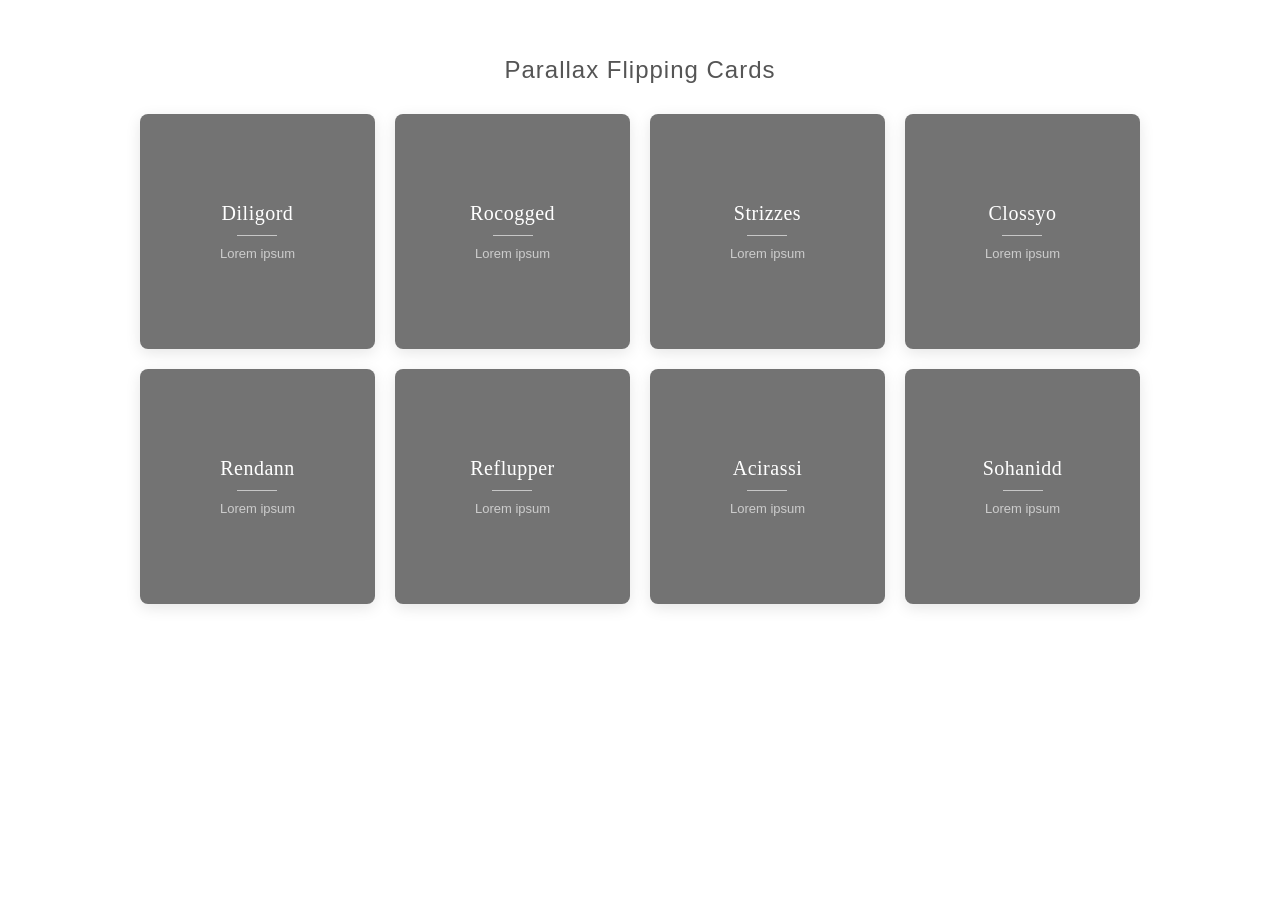
<file: карточки/index.html>
<!DOCTYPE html>
<html lang="ru">
<head>
    <meta charset="UTF-8">
    <meta name="viewport" content="width=device-width, initial-scale=1.0">
    <title>Parallax Flipping Cards</title>
    <link rel="stylesheet" href="style.css">
</head>
<body>
    <h1>Parallax Flipping Cards</h1>
    <div class="card-grid">
        <div class="card-container">
            <div class="card-flipper">
                <div class="card-front" style="background-image: url('https://picsum.photos');">
                    <div class="card-content">
                        <h2 class="card-title">Diligord</h2>
                        <p class="card-subtitle">Lorem ipsum</p>
                    </div>
                </div>
                <div class="card-back">
                    <p>Дополнительное описание для Diligord.</p>
                </div>
            </div>
        </div>
        <div class="card-container">
            <div class="card-flipper">
                <div class="card-front" style="background-image: url('https://picsum.photos');">
                    <div class="card-content">
                        <h2 class="card-title">Rocogged</h2>
                        <p class="card-subtitle">Lorem ipsum</p>
                    </div>
                </div>
                <div class="card-back">
                    <p>Дополнительное описание для Rocogged.</p>
                </div>
            </div>
        </div>
        <div class="card-container">
            <div class="card-flipper">
                <div class="card-front" style="background-image: url('https://picsum.photos');">
                    <div class="card-content">
                        <h2 class="card-title">Strizzes</h2>
                        <p class="card-subtitle">Lorem ipsum</p>
                    </div>
                </div>
                <div class="card-back">
                    <p>Дополнительное описание для Strizzes.</p>
                </div>
            </div>
        </div>
        <div class="card-container">
            <div class="card-flipper">
                <div class="card-front" style="background-image: url('https://picsum.photos');">
                    <div class="card-content">
                        <h2 class="card-title">Clossyo</h2>
                        <p class="card-subtitle">Lorem ipsum</p>
                    </div>
                </div>
                <div class="card-back">
                    <p>Дополнительное описание для Clossyo.</p>
                </div>
            </div>
        </div>
        <div class="card-container">
            <div class="card-flipper">
                <div class="card-front" style="background-image: url('https://picsum.photos');">
                    <div class="card-content">
                        <h2 class="card-title">Rendann</h2>
                        <p class="card-subtitle">Lorem ipsum</p>
                    </div>
                </div>
                <div class="card-back">
                    <p>Дополнительное описание для Rendann.</p>
                </div>
            </div>
        </div>
        <div class="card-container">
            <div class="card-flipper">
                <div class="card-front" style="background-image: url('https://picsum.photos');">
                    <div class="card-content">
                        <h2 class="card-title">Reflupper</h2>
                        <p class="card-subtitle">Lorem ipsum</p>
                    </div>
                </div>
                <div class="card-back">
                    <p>Дополнительное описание для Reflupper.</p>
                </div>
            </div>
        </div>
        <div class="card-container">
            <div class="card-flipper">
                <div class="card-front" style="background-image: url('https://picsum.photos');">
                    <div class="card-content">
                        <h2 class="card-title">Acirassi</h2>
                        <p class="card-subtitle">Lorem ipsum</p>
                    </div>
                </div>
                <div class="card-back">
                    <p>Дополнительное описание для Acirassi.</p>
                </div>
            </div>
        </div>
        <div class="card-container">
            <div class="card-flipper">
                <div class="card-front" style="background-image: url('https://picsum.photos');">
                    <div class="card-content">
                        <h2 class="card-title">Sohanidd</h2>
                        <p class="card-subtitle">Lorem ipsum</p>
                    </div>
                </div>
                <div class="card-back">
                    <p>Дополнительное описание для Sohanidd.</p>
                </div>
            </div>
        </div>
    </div>
    <script src="script.js"></script>
</body>
</html>
</file>
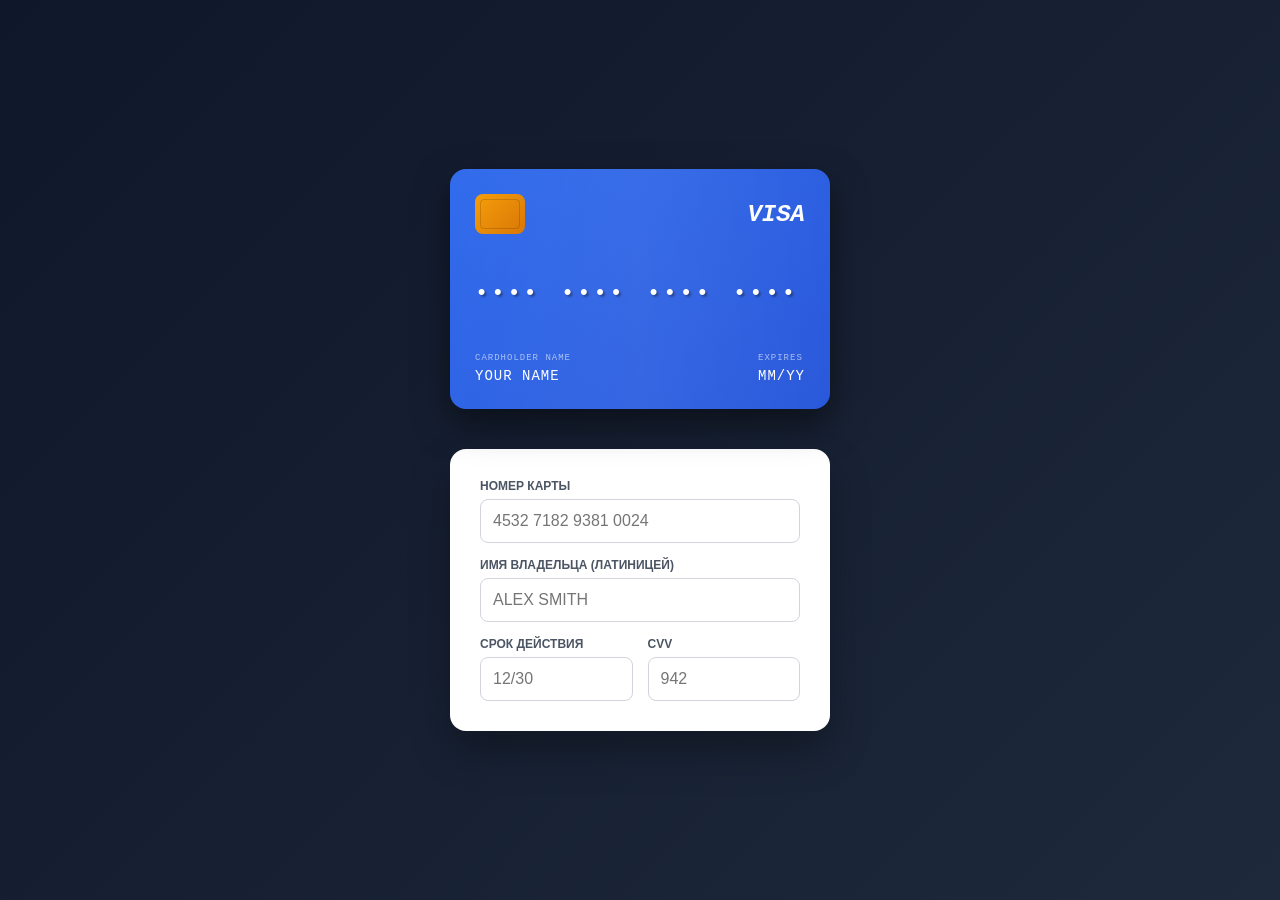
<file: оплата/index.html>
<!DOCTYPE html>
<html lang="ru">
<head>
    <meta charset="UTF-8">
    <meta name="viewport" content="width=device-width, initial-scale=1.0">
    <title>3D Пластиковая Карта</title>
    <link rel="stylesheet" href="style.css">
</head>
<body>
    <div class="wrapper">
        <div class="card-container" onclick="flipCard()">
            <div class="card" id="plasticCard">
                <div class="card-front">
                    <div class="logo-row">
                        <div class="chip"></div>
                        <div class="card-type">VISA</div>
                    </div>
                    <div class="card-number" id="view-number">•••• •••• •••• ••••</div>
                    <div class="card-holder">
                        <div>
                            <div class="label">Cardholder Name</div>
                            <div id="view-name">YOUR NAME</div>
                        </div>
                        <div>
                            <div class="label">Expires</div>
                            <div id="view-expiry">MM/YY</div>
                        </div>
                    </div>
                </div>
                <div class="card-back">
                    <div class="magnetic-stripe"></div>
                    <div class="signature-cvv-row">
                        <div class="label" style="text-align: right; margin-right: 45px;">CVV2</div>
                        <div class="signature-zone">
                            <span class="cvv-box" id="view-cvv">•••</span>
                        </div>
                    </div>
                    <div class="back-info">
                        <p>Данная карта является собственностью банка-эмитента. Использование карты регулируется условиями банковского договора.</p>
                    </div>
                </div>

            </div>
        </div>
        <form class="card-form" onsubmit="event.preventDefault();">
            <div class="input-group">
                <label>Номер карты</label>
                <input type="text" id="input-number" placeholder="4532 7182 9381 0024" maxlength="19">
            </div>
            
            <div class="input-group">
                <label>Имя владельца (латиницей)</label>
                <input type="text" id="input-name" placeholder="ALEX SMITH" style="text-transform: uppercase;">
            </div>

            <div class="row">
                <div class="input-group">
                    <label>Срок действия</label>
                    <input type="text" id="input-expiry" placeholder="12/30" maxlength="5">
                </div>
                <div class="input-group">
                    <label>CVV</label>
                    <input type="text" id="input-cvv" placeholder="942" maxlength="3">
                </div>
            </div>
        </form>
    </div>
    <script src="script.js"></script>
</body>
</html>
</file>
<file: карточки/style.css>
body {
    font-family: 'Helvetica Neue', Helvetica, Arial, sans-serif;
    background-color: #ffffff;
    margin: 0;
    padding: 40px 20px;
    display: flex;
    flex-direction: column;
    align-items: center;
}

h1 {
    font-size: 24px;
    font-weight: 300;
    color: #555;
    margin-bottom: 30px;
    letter-spacing: 1px;
}

.card-grid {
    display: grid;
    grid-template-columns: repeat(4, 1fr);
    gap: 20px;
    max-width: 1000px;
    width: 100%;
}

@media (max-width: 900px) {
    .card-grid { grid-template-columns: repeat(2, 1fr); }
}
@media (max-width: 500px) {
    .card-grid { grid-template-columns: 1fr; }
}

.card-container {
    perspective: 1000px;
    aspect-ratio: 1 / 1;
}

.card-flipper {
    position: relative;
    width: 100%;
    height: 100%;
    transform-style: preserve-3d;
    transition: transform 0.6s cubic-bezier(0.4, 0, 0.2, 1);
    border-radius: 8px;
    overflow: hidden;
    box-shadow: 0 4px 15px rgba(0,0,0,0.1);
}

.card-container:hover .card-flipper {
    transform: rotateY(180deg);
}

.card-front, .card-back {
    position: absolute;
    width: 100%;
    height: 100%;
    backface-visibility: hidden;
    border-radius: 8px;
}

.card-front {
    background-size: 115% 115%;
    background-position: center;
    display: flex;
    flex-direction: column;
    justify-content: center;
    align-items: center;
    color: #ffffff;
    text-align: center;
    z-index: 2;
    transform: rotateY(0deg);
    transition: background-position 0.1s ease-out;
}

.card-front::before {
    content: '';
    position: absolute;
    top: 0; left: 0; right: 0; bottom: 0;
    background: rgba(0, 0, 0, 0.55);
    z-index: 1;
}

.card-content {
    position: relative;
    z-index: 2;
    padding: 20px;
}

.card-title {
    font-family: 'Georgia', serif;
    font-size: 20px;
    font-weight: normal;
    margin: 0 0 10px 0;
    letter-spacing: 0.5px;
}

.card-title::after {
    content: '';
    display: block;
    width: 40px;
    height: 1px;
    background-color: rgba(255, 255, 255, 0.6);
    margin: 10px auto 0 auto;
}

.card-subtitle {
    font-size: 13px;
    color: #ccc;
    margin: 0;
    font-weight: 300;
}

.card-back {
    background: #222;
    color: #fff;
    transform: rotateY(180deg);
    display: flex;
    justify-content: center;
    align-items: center;
    padding: 20px;
    box-sizing: border-box;
    text-align: center;
    font-size: 14px;
}
</file>
<file: оплата/style.css>
:root {
    --card-width: 380px;
    --card-height: 240px;
}

body {
    margin: 0;
    min-height: 100vh;
    display: flex;
    justify-content: center;
    align-items: center;
    background: linear-gradient(135deg, #0f172a, #1e293b);
    font-family: Arial, sans-serif;
}

.wrapper {
    display: flex;
    flex-direction: column;
    align-items: center;
    gap: 40px;
    padding: 20px;
}

.card-container {
    width: var(--card-width);
    height: var(--card-height);
    perspective: 1000px;
    cursor: pointer;
}

.card {
    width: 100%;
    height: 100%;
    position: relative;
    transform-style: preserve-3d;
    transition: transform 0.8s cubic-bezier(0.175, 0.885, 0.32, 1.275);
    box-shadow: 0 15px 35px rgba(0, 0, 0, 0.5);
    border-radius: 16px;
}

.card.flipped {
    transform: rotateY(180deg);
}

.card-front, .card-back {
    position: absolute;
    width: 100%;
    height: 100%;
    border-radius: 16px;
    backface-visibility: hidden;
    display: flex;
    flex-direction: column;
    justify-content: space-between;
    padding: 25px;
    box-sizing: border-box;
    background: linear-gradient(135deg, #2563eb, #1d4ed8);
    color: #ffffff;
    overflow: hidden;
    font-family: 'Courier New', Courier, monospace;
}

.card-front::before, .card-back::before {
    content: '';
    position: absolute;
    top: -50%; left: -50%; width: 200%; height: 200%;
    background: linear-gradient(45deg, transparent, rgba(255, 255, 255, 0.1), transparent);
    transform: rotate(45deg);
    pointer-events: none;
}

.card-front {
    z-index: 2;
    transform: rotateY(0deg);
}

.logo-row {
    display: flex;
    justify-content: space-between;
    align-items: center;
}

.chip {
    width: 50px;
    height: 40px;
    background: linear-gradient(135deg, #f59e0b, #d97706);
    border-radius: 8px;
    position: relative;
}

.chip::after {
    content: '';
    position: absolute;
    top: 5px; left: 5px; right: 5px; bottom: 5px;
    border: 1px solid rgba(0, 0, 0, 0.15);
    border-radius: 4px;
}

.card-type {
    font-size: 24px;
    font-weight: bold;
    font-style: italic;
}

.card-number {
    font-size: 22px;
    letter-spacing: 3px;
    word-spacing: 5px;
    margin: 20px 0;
    text-shadow: 2px 2px 2px rgba(0, 0, 0, 0.4);
}

.card-holder {
    display: flex;
    justify-content: space-between;
    text-transform: uppercase;
    font-size: 14px;
    letter-spacing: 1px;
}

.label {
    font-size: 9px;
    color: rgba(255, 255, 255, 0.6);
    margin-bottom: 5px;
    text-transform: uppercase;
}

.card-back {
    transform: rotateY(180deg);
    padding: 25px 0; 
}

.magnetic-stripe {
    width: 100%;
    height: 45px;
    background: #111827;
    margin-top: 5px;
}

.signature-cvv-row {
    padding: 0 25px;
    margin-top: 15px;
}

.signature-zone {
    width: 70%;
    height: 35px;
    background: rgba(255, 255, 255, 0.8);
    border-radius: 4px;
    display: inline-flex;
    align-items: center;
    justify-content: flex-end;
    padding-right: 10px;
    box-sizing: border-box;
}

.cvv-box {
    background: #ffffff;
    color: #000000;
    font-weight: bold;
    font-size: 16px;
    padding: 4px 8px;
    border-radius: 4px;
    letter-spacing: 1px;
}

.back-info {
    padding: 0 25px;
    font-size: 9px;
    color: rgba(255, 255, 255, 0.5);
    line-height: 1.3;
}

.card-form {
    background: #ffffff;
    padding: 30px;
    border-radius: 16px;
    width: 100%;
    max-width: 380px;
    box-sizing: border-box;
    box-shadow: 0 20px 40px rgba(0, 0, 0, 0.3);
}

.input-group {
    display: flex;
    flex-direction: column;
    margin-bottom: 15px;
}

.input-group label {
    font-size: 12px;
    font-weight: bold;
    color: #4b5563;
    margin-bottom: 6px;
    text-transform: uppercase;
}

.input-group input {
    padding: 12px;
    border: 1px solid #d1d5db;
    border-radius: 8px;
    font-size: 16px;
    outline: none;
    transition: border-color 0.2s;
    box-sizing: border-box;
    width: 100%;
}

.input-group input:focus {
    border-color: #2563eb;
    box-shadow: 0 0 0 3px rgba(37, 99, 235, 0.1);
}

.row {
    display: flex;
    gap: 15px;
    width: 100%; 
    box-sizing: border-box;
}

.row .input-group {
    flex: 1; 
    margin-bottom: 0;
    min-width: 0; 
}
</file>
